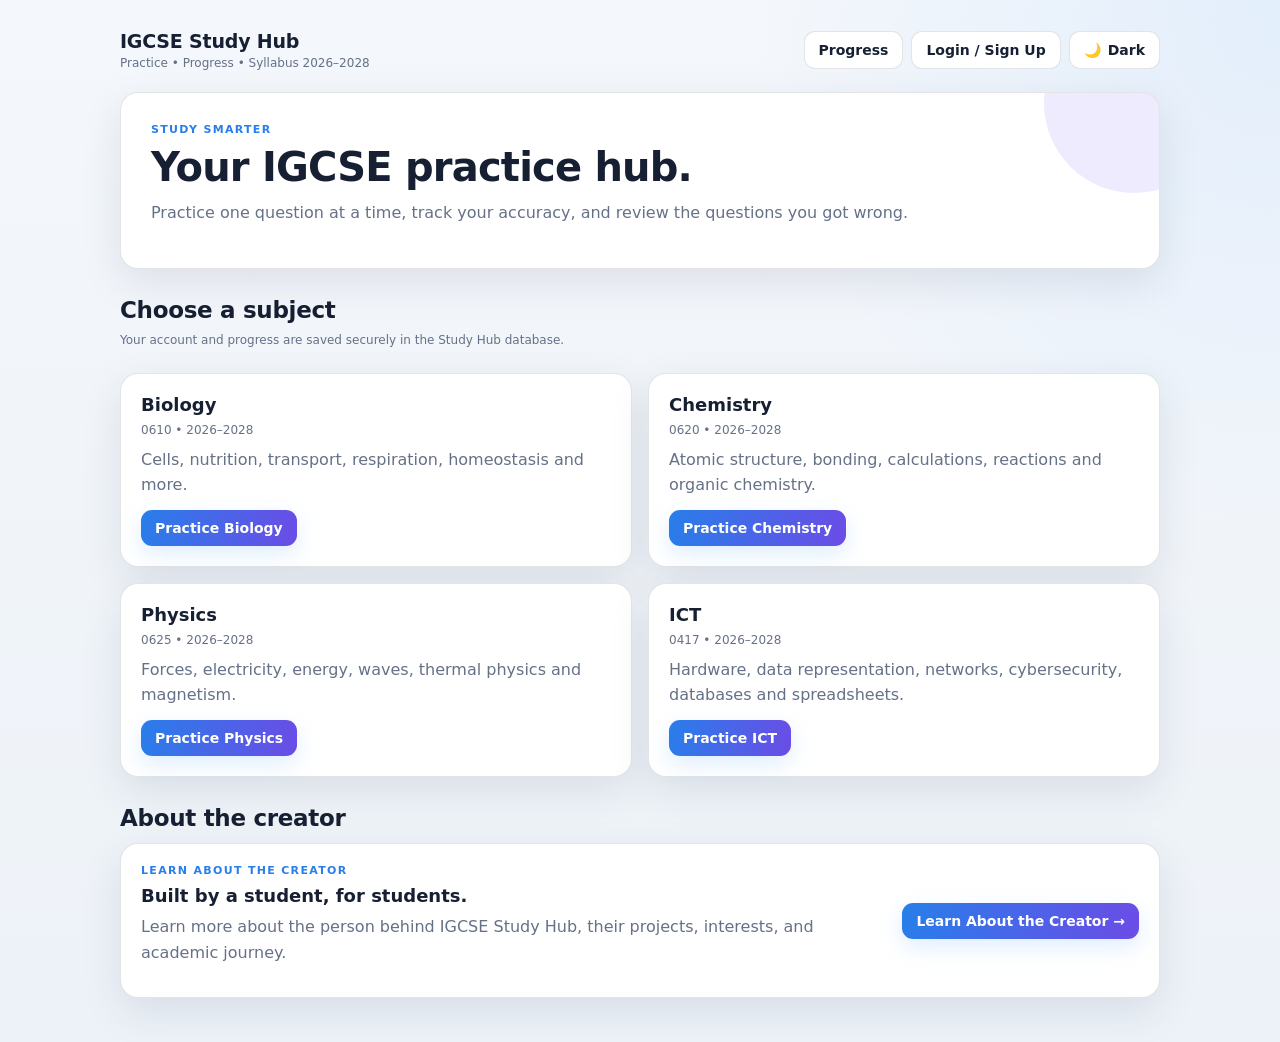
<file: index.html>
<!DOCTYPE html>
<html lang="en">
<head>
  <meta charset="utf-8"/>
  <meta name="viewport" content="width=device-width, initial-scale=1"/>
  <meta name="description" content="IGCSE Study Hub for Biology, Chemistry, Physics and ICT practice."/>
  <title>IGCSE Study Hub</title>
  <link rel="stylesheet" href="style.css"/>
</head>
<body>
  <div class="container">
    <header>
      <div class="brand">
        <strong>IGCSE Study Hub</strong>
        <span>Practice • Progress • Syllabus 2026–2028</span>
      </div>
      <nav>
        <a href="progress.html">Progress</a>
        <a href="login.html">Login / Sign Up</a>
        <button class="theme-toggle" id="themeToggle" onclick="toggleTheme()"></button>
      </nav>
    </header>

    <section class="card hero">
      <div class="eyebrow">Study smarter</div>
      <h1>Your IGCSE practice hub.</h1>
      <p>Practice one question at a time, track your accuracy, and review the questions you got wrong.</p>
    </section>

    <div class="section-title">
      <div>
        <h2>Choose a subject</h2>
        <p class="small">Your account and progress are saved securely in the Study Hub database.</p>
      </div>
    </div>

    <div class="grid">
      <div class="card subject-card">
        <h3>Biology</h3>
        <div class="subject-code">0610 • 2026–2028</div>
        <p>Cells, nutrition, transport, respiration, homeostasis and more.</p>
        <button class="btn-primary" onclick="start('bio')">Practice Biology</button>
      </div>
      <div class="card subject-card">
        <h3>Chemistry</h3>
        <div class="subject-code">0620 • 2026–2028</div>
        <p>Atomic structure, bonding, calculations, reactions and organic chemistry.</p>
        <button class="btn-primary" onclick="start('chem')">Practice Chemistry</button>
      </div>
      <div class="card subject-card">
        <h3>Physics</h3>
        <div class="subject-code">0625 • 2026–2028</div>
        <p>Forces, electricity, energy, waves, thermal physics and magnetism.</p>
        <button class="btn-primary" onclick="start('phy')">Practice Physics</button>
      </div>
      <div class="card subject-card">
        <h3>ICT</h3>
        <div class="subject-code">0417 • 2026–2028</div>
        <p>Hardware, data representation, networks, cybersecurity, databases and spreadsheets.</p>
        <button class="btn-primary" onclick="start('ict')">Practice ICT</button>
      </div>
    </div>

    <div class="section-title">
      <div>
        <h2>About the creator</h2>
      </div>
    </div>
    <section class="card creator-card">
      <div class="creator-copy">
        <div class="eyebrow">Learn about the creator</div>
        <h3>Built by a student, for students.</h3>
        <p>Learn more about the person behind IGCSE Study Hub, their projects, interests, and academic journey.</p>
      </div>
      <a class="btn-primary creator-link" href="creator.html">Learn About the Creator →</a>
    </section>
  </div>

  <script src="google-config.js"></script>
  <script src="app.js"></script>
  <script>
    async function start(subjectKey){
      const session = await getSession();
      if(!session){
        alert("Please login first.");
        location.href = "login.html";
        return;
      }
      location.href = `practice.html?subject=${subjectKey}`;
    }

    (async function(){
      const session = await getSession();
      const loginLink = document.querySelector('a[href="login.html"]');
      if(session && loginLink){
        loginLink.textContent = "Account";
      }
    })();
  </script>
</body>
</html>
</file>
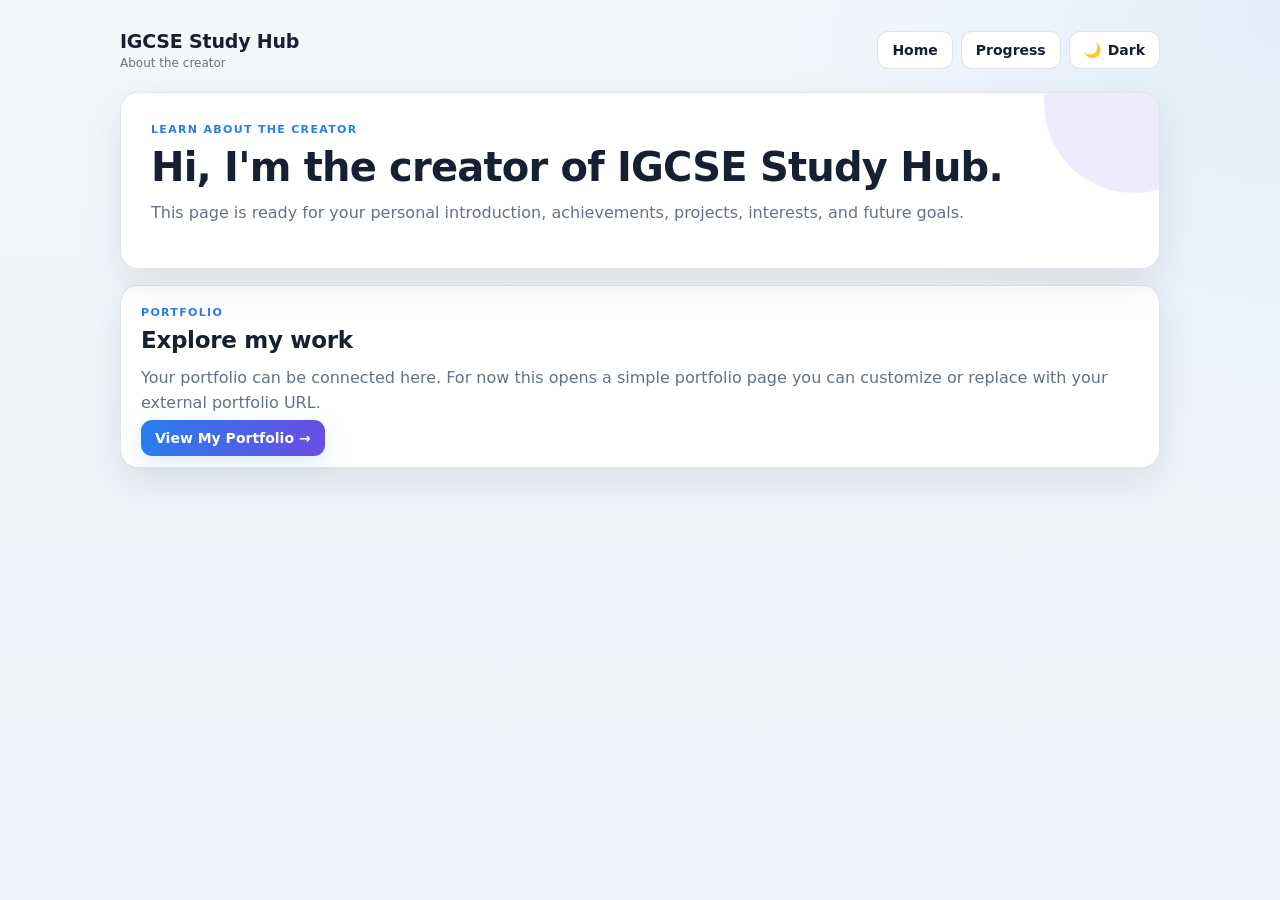
<file: creator.html>
<!DOCTYPE html>
<html lang="en">
<head>
  <meta charset="utf-8"/>
  <meta name="viewport" content="width=device-width, initial-scale=1"/>
  <title>About the Creator | IGCSE Study Hub</title>
  <link rel="stylesheet" href="style.css"/>
</head>
<body>
  <div class="container">
    <header>
      <div class="brand">
        <strong>IGCSE Study Hub</strong>
        <span>About the creator</span>
      </div>
      <nav>
        <a href="index.html">Home</a>
        <a href="progress.html">Progress</a>
        <button class="theme-toggle" id="themeToggle" onclick="toggleTheme()"></button>
      </nav>
    </header>

    <section class="card hero">
      <div class="eyebrow">Learn about the creator</div>
      <h1>Hi, I'm the creator of IGCSE Study Hub.</h1>
      <p>This page is ready for your personal introduction, achievements, projects, interests, and future goals.</p>
    </section>

    <section class="card" style="margin-top:16px;">
      <div class="eyebrow">Portfolio</div>
      <h2>Explore my work</h2>
      <p>Your portfolio can be connected here. For now this opens a simple portfolio page you can customize or replace with your external portfolio URL.</p>
      <!-- Change portfolio.html to your real portfolio URL when you are ready. -->
      <a class="btn-primary" href="portfolio.html">View My Portfolio →</a>
    </section>
  </div>

  <script src="google-config.js"></script>
  <script src="app.js"></script>
</body>
</html>
</file>
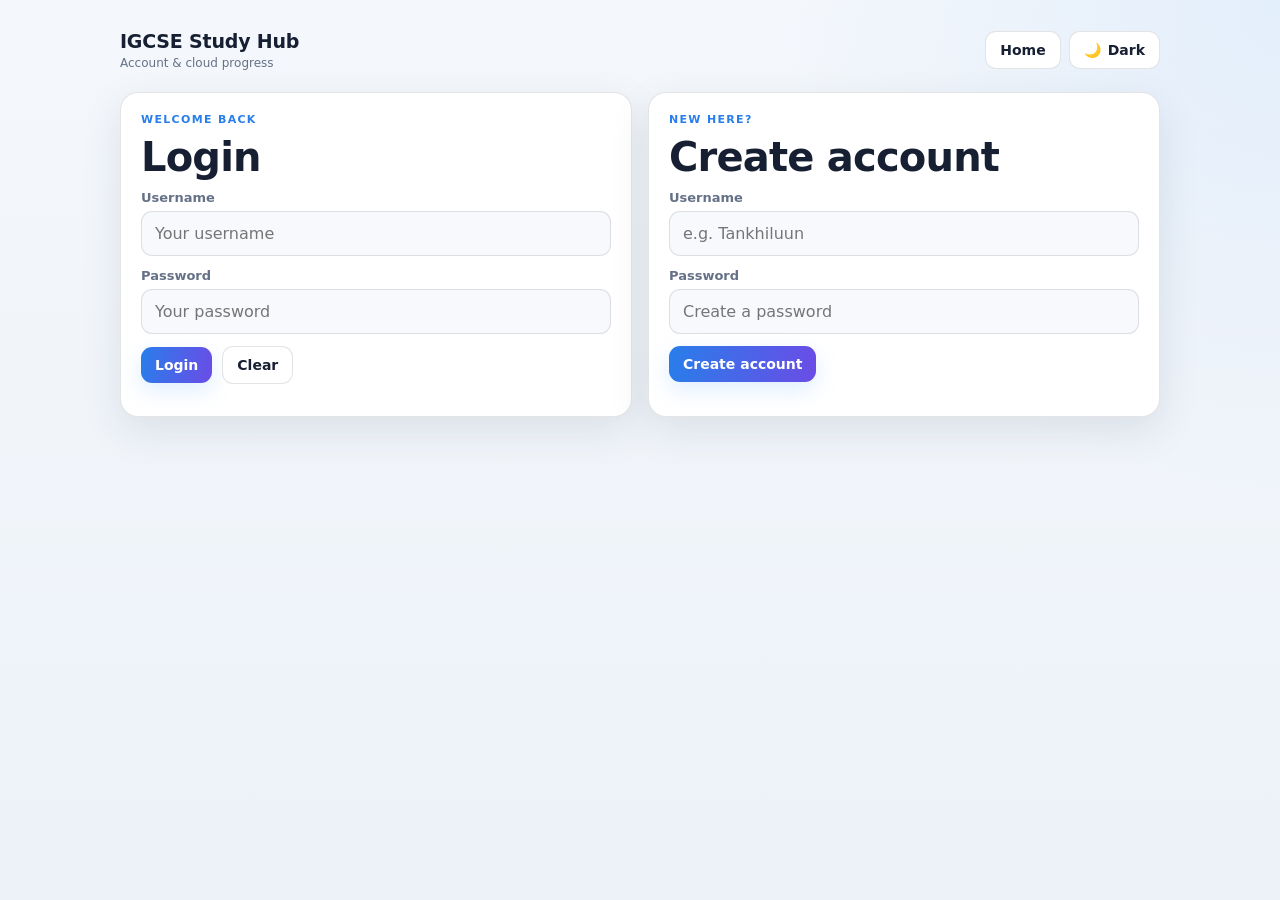
<file: login.html>
<!DOCTYPE html>
<html lang="en">
<head>
  <meta charset="utf-8"/>
  <meta name="viewport" content="width=device-width, initial-scale=1"/>
  <title>Login | IGCSE Study Hub</title>
  <link rel="stylesheet" href="style.css"/>
</head>
<body>
  <div class="container">
    <header>
      <div class="brand">
        <strong>IGCSE Study Hub</strong>
        <span>Account & cloud progress</span>
      </div>
      <nav>
        <a href="index.html">Home</a>
        <button class="theme-toggle" id="themeToggle" onclick="toggleTheme()"></button>
      </nav>
    </header>

    <div class="grid">
      <div class="card">
        <div class="eyebrow">Welcome back</div>
        <h1>Login</h1>
        <label class="form-label" for="loginUsername">Username</label>
        <input id="loginUsername" placeholder="Your username" autocomplete="username" maxlength="30" />
        <label class="form-label" for="loginPass">Password</label>
        <input id="loginPass" type="password"
       placeholder="Your password"
       autocomplete="current-password" />
        <div class="btn-row">
          <button class="btn-primary" onclick="doLogin()">Login</button>
          <button onclick="clearFields()">Clear</button>
        </div>
        <p id="loginMsg" class="small"></p>
      </div>

      <div class="card">
        <div class="eyebrow">New here?</div>
        <h1>Create account</h1>
        <label class="form-label" for="signUsername">Username</label>
        <input id="signUsername" placeholder="e.g. Tankhiluun" autocomplete="username" maxlength="30" />
        <label class="form-label" for="signPass">Password</label>
        <input id="signPass" type="password" placeholder="Create a password" autocomplete="new-password" minlength="6" />
        <div class="btn-row">
          <button class="btn-primary" onclick="doSignup()">Create account</button>
        </div>
        <p id="signMsg" class="small"></p>
      </div>
    </div>
  </div>

  <script src="google-config.js"></script>
  <script src="app.js"></script>
  <script>
    function clearFields(){
      ["loginUsername","loginPass","signUsername","signPass"].forEach(id=>{
        document.getElementById(id).value = "";
      });
      document.getElementById("loginMsg").textContent = "";
      document.getElementById("signMsg").textContent = "";
    }

    function show(id, txt, good=false){
      const el = document.getElementById(id);
      el.textContent = txt;
      el.style.color = good ? "var(--good)" : "var(--muted)";
    }

    async function doSignup(){
      const username = document.getElementById("signUsername").value.trim();
      const password = document.getElementById("signPass").value;
      if(!username || !password){ show("signMsg", "Please fill in all fields."); return; }
      if(password.length < 6){ show("signMsg", "Password must be at least 6 characters."); return; }
      if(!/^[a-zA-Z0-9_.-]{3,30}$/.test(username)){
        show("signMsg", "Username must be 3-30 characters and use letters, numbers, _, ., or - only."); return;
      }
      show("signMsg", "Creating your account...");
      try{
        await signup(username, password);
        show("signMsg", "Account created. Redirecting...", true);
        setTimeout(()=>location.href="index.html", 500);
      }catch(error){
        show("signMsg", error.message);
      }
    }

    async function doLogin(){
      const username = document.getElementById("loginUsername").value.trim();
      const password = document.getElementById("loginPass").value;
      if(!username || !password){ show("loginMsg", "Type your username and password."); return; }
      show("loginMsg", "Signing you in...");
      try{
        await login(username, password);
        show("loginMsg", "Logged in. Redirecting...", true);
        setTimeout(()=>location.href="index.html", 500);
      }catch(error){
        show("loginMsg", error.message);
      }
    }
  </script>
</body>
</html>
</file>
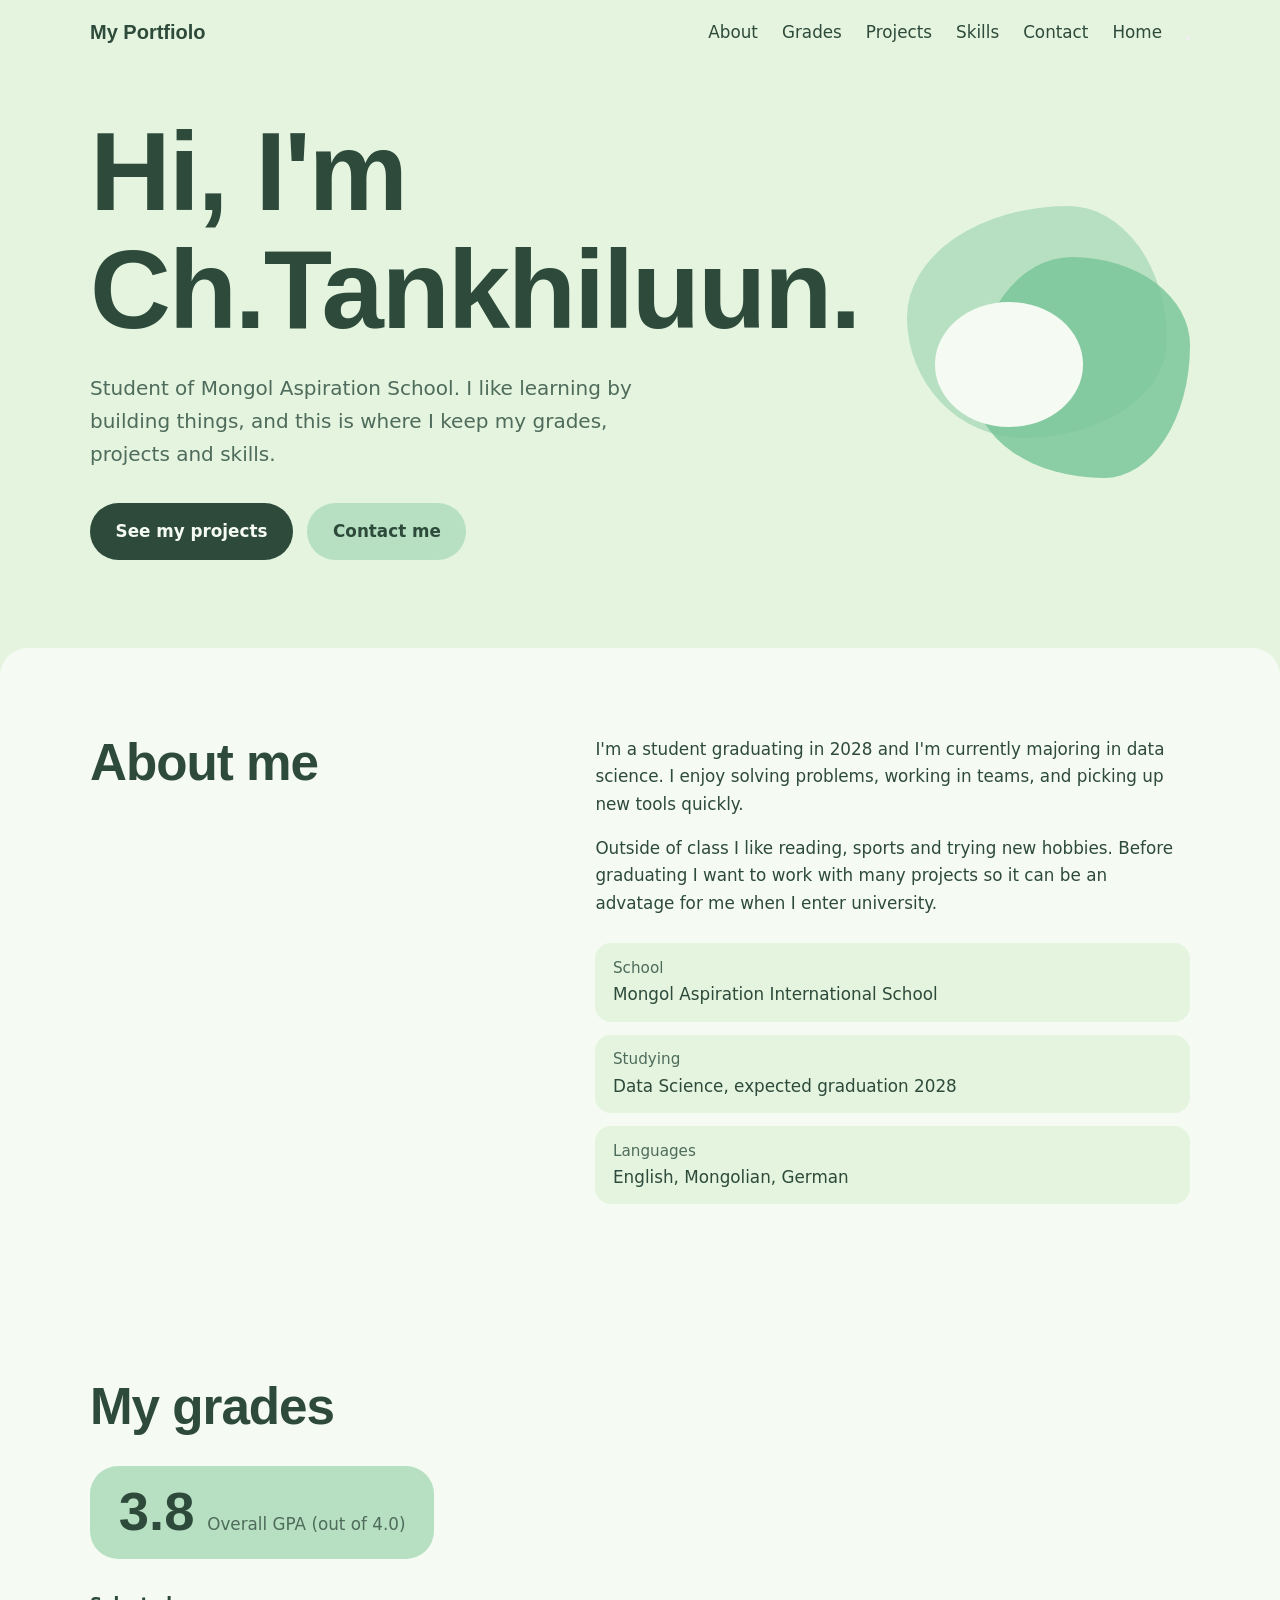
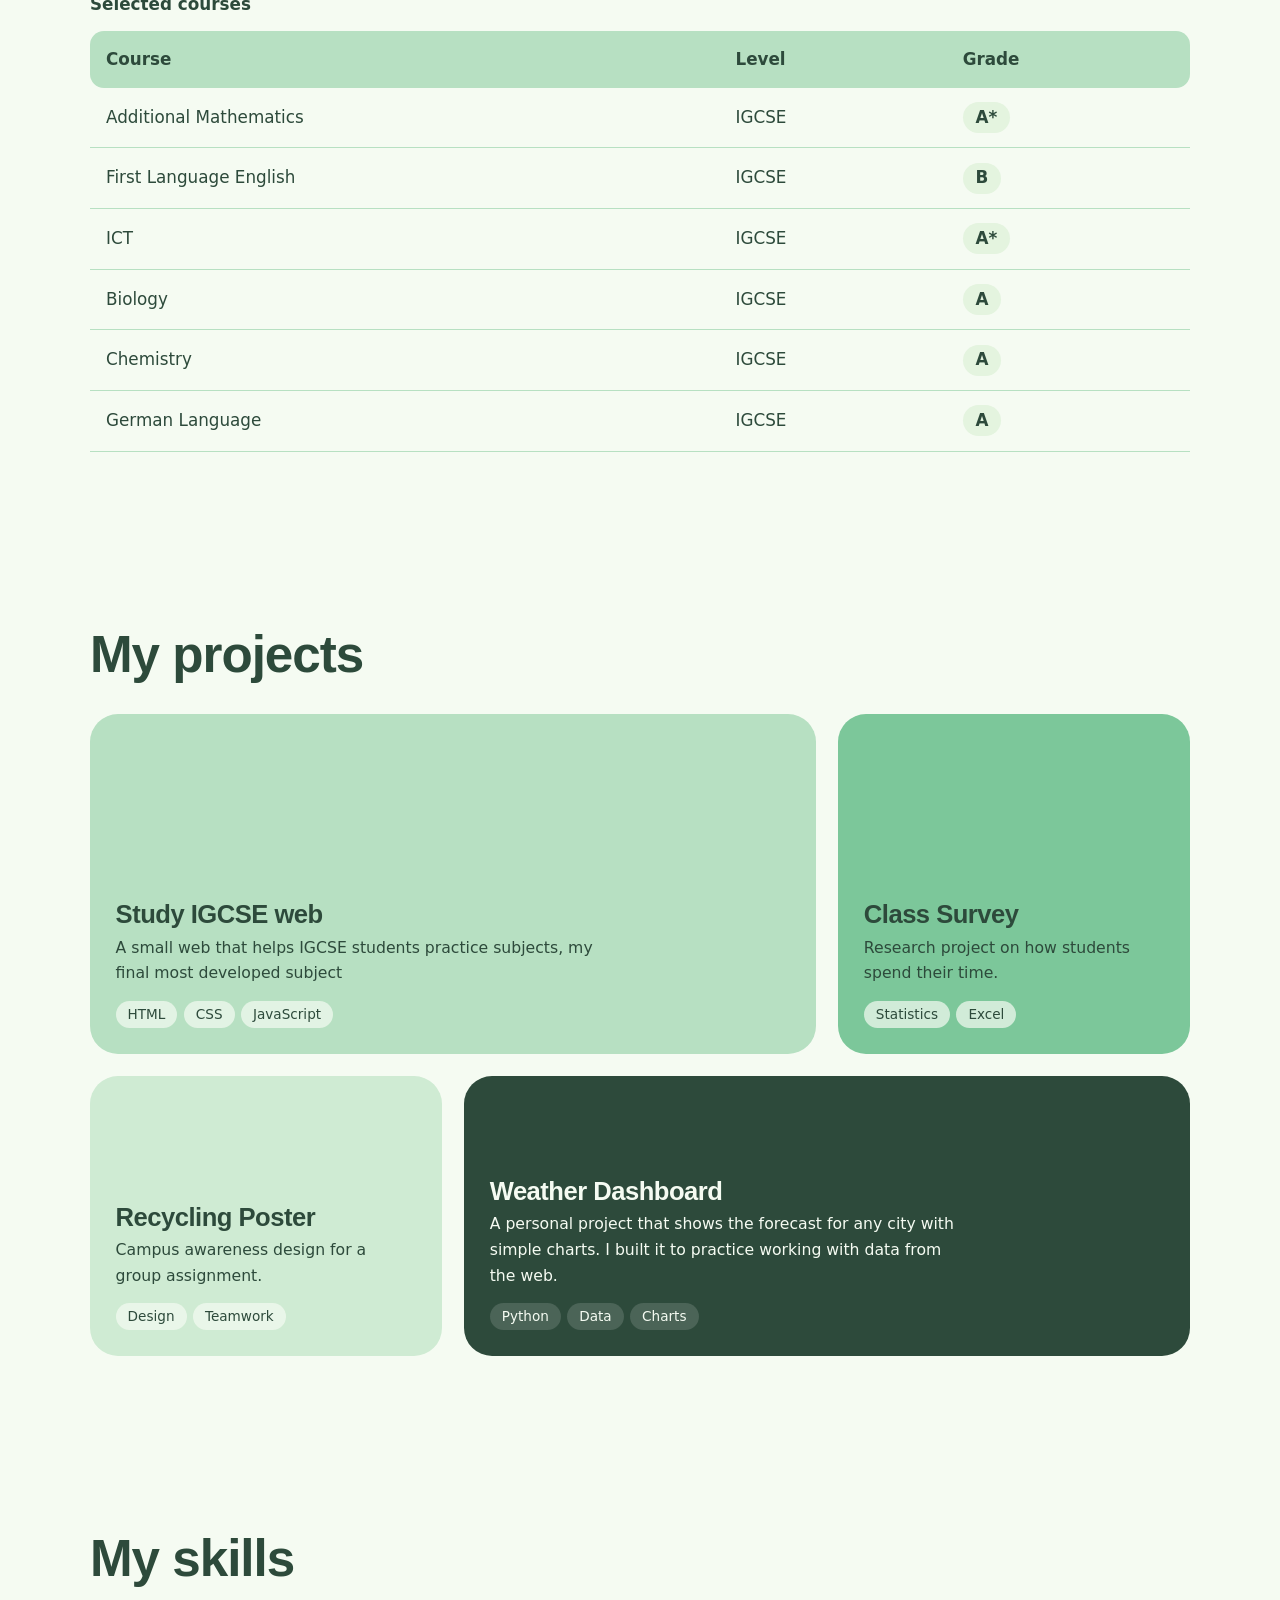
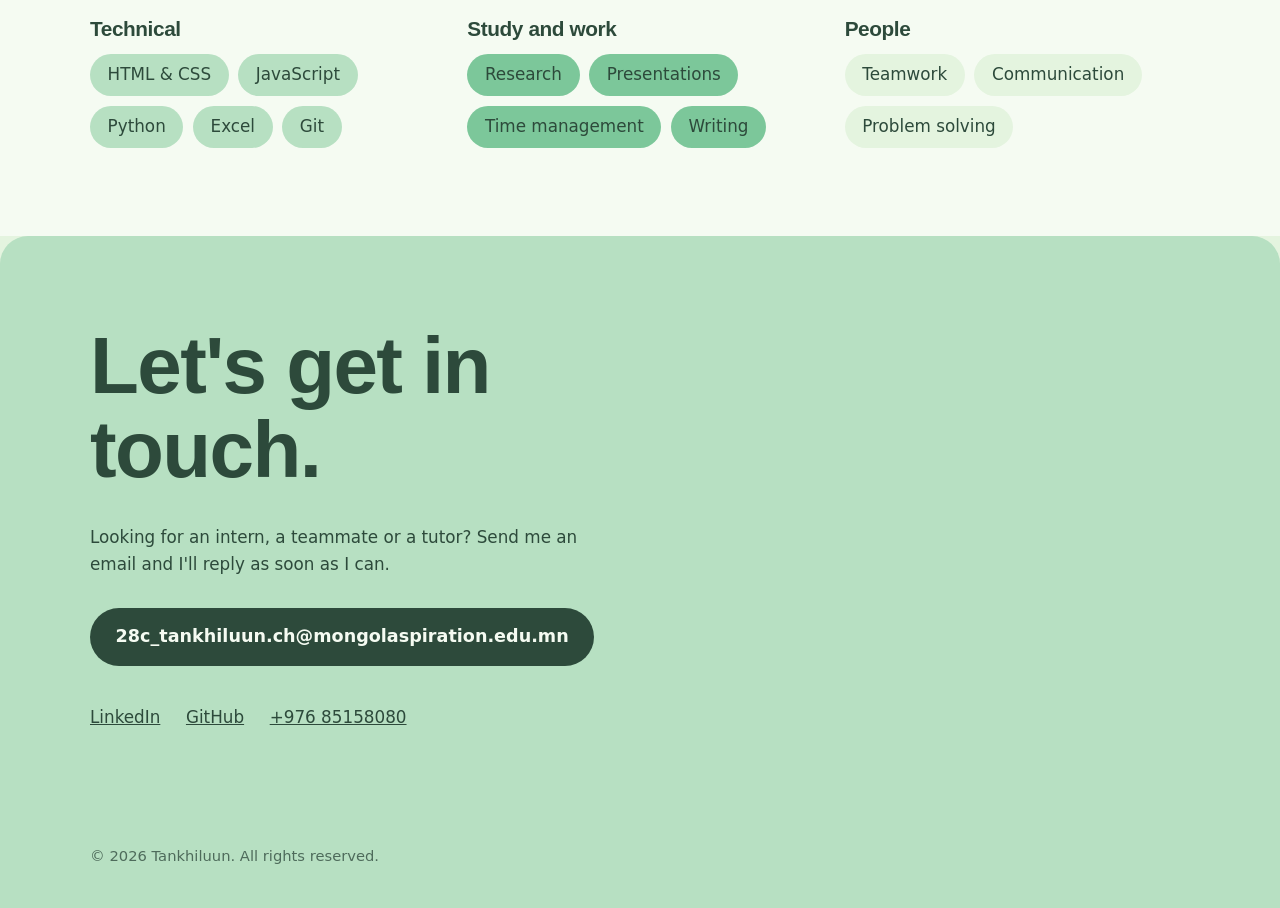
<file: portfolio.html>
<!DOCTYPE html>
<html lang="en">
<head>
  <meta charset="utf-8"/>
  <meta name="viewport" content="width=device-width, initial-scale=1"/>
  <title>Portfolio | IGCSE Study Hub</title>
  
  <style>
  :root {
    --mint:   #E4F4DF;   /* page background */
    --paper:  #F5FBF2;   /* light surfaces */
    --sage:   #B7E0C2;   /* main pastel green */
    --leaf:   #7CC79A;   /* accent */
    --moss:   #2D4A3B;   /* text + dark parts */
    --moss-2: #4E6B5B;   /* softer text */
    --radius: 28px;
  }

  * { box-sizing: border-box; margin: 0; padding: 0; }
  html { scroll-behavior: smooth; }
  body { font-family: "DM Sans", system-ui, sans-serif; background: var(--mint); color: var(--moss); line-height: 1.65; font-size: 1.05rem; }
  h1, h2, h3 { font-family: "Bricolage Grotesque", "DM Sans", sans-serif; line-height: 1.05; letter-spacing: -0.02em; }
  a { color: inherit; }
  :focus-visible { outline: 3px solid var(--moss); outline-offset: 3px; border-radius: 6px; }
  .wrap { width: min(1100px, 100% - 2.5rem); margin-inline: auto; }
  section { padding: 5.5rem 0; }
  h2 { font-size: clamp(2rem, 5vw, 3.2rem); font-weight: 800; margin-bottom: 2rem; }

  /* Nav */
  header { position: sticky; top: 0; z-index: 10; background: color-mix(in srgb, var(--mint) 88%, transparent); backdrop-filter: blur(8px); }
  nav { display: flex; justify-content: space-between; align-items: center; padding: 1rem 0; }
  .logo { font-family: "Bricolage Grotesque", sans-serif; font-weight: 800; font-size: 1.25rem; text-decoration: none; }
  nav ul { display: flex; gap: 1.5rem; list-style: none; }
  nav ul a { text-decoration: none; font-weight: 500; padding: .25rem 0; border-bottom: 2px solid transparent; }
  nav ul a:hover { border-color: var(--leaf); }

  /* Hero */
  .hero { padding-top: 3rem; overflow: hidden; }
  .hero-grid { display: grid; grid-template-columns: 1.4fr 1fr; gap: 3rem; align-items: center; }
  .hero h1 { font-size: clamp(3.2rem, 9vw, 7rem); font-weight: 800; }
  .hero p.lead { margin-top: 1.5rem; max-width: 34rem; font-size: 1.25rem; color: var(--moss-2); }
  .btns { margin-top: 2rem; display: flex; gap: .9rem; flex-wrap: wrap; }
  .btn { display: inline-block; padding: .9rem 1.6rem; border-radius: 999px; font-weight: 700; text-decoration: none; transition: transform .2s ease, background .2s ease; }
  .btn.primary { background: var(--moss); color: var(--paper); }
  .btn.primary:hover { transform: translateY(-3px); }
  .btn.ghost { background: var(--sage); }
  .btn.ghost:hover { background: var(--leaf); }
  .blobs { position: relative; aspect-ratio: 1; max-width: 420px; margin-inline: auto; width: 100%; }
  .blobs span { position: absolute; display: block; }
  .b1 { inset: 4% 8% 14% 0; background: var(--sage); border-radius: 62% 38% 55% 45% / 48% 58% 42% 52%; animation: drift 14s ease-in-out infinite alternate; }
  .b2 { inset: 22% 0 0 24%; background: var(--leaf); border-radius: 45% 55% 40% 60% / 60% 40% 60% 40%; opacity: .85; animation: drift 18s ease-in-out infinite alternate-reverse; }
  .b3 { inset: 38% 38% 18% 10%; background: var(--paper); border-radius: 50%; }
  .blobs .initial { inset: 0; display: grid; place-items: center; font-family: "Bricolage Grotesque", sans-serif; font-weight: 800; font-size: clamp(4rem, 12vw, 7rem); }
  @keyframes drift { from { transform: rotate(0) scale(1); } to { transform: rotate(8deg) scale(1.04); } }

  /* About */
  .about { background: var(--paper); border-radius: var(--radius) var(--radius) 0 0; }
  .about-grid { display: grid; grid-template-columns: 1fr 1.3fr; gap: 3rem; }
  .about p + p { margin-top: 1rem; }
  .facts { display: grid; gap: .8rem; margin-top: 1.6rem; list-style: none; }
  .facts li { background: var(--mint); padding: .8rem 1.1rem; border-radius: 16px; }
  .facts b { display: block; font-size: .95rem; color: var(--moss-2); font-weight: 500; }

  /* Grades */
  .grades { background: var(--paper); }
  .gpa { display: inline-flex; align-items: baseline; gap: .8rem; background: var(--sage); border-radius: var(--radius); padding: 1.2rem 1.8rem; margin-bottom: 2rem; }
  .gpa strong { font-family: "Bricolage Grotesque", sans-serif; font-size: 3.4rem; font-weight: 800; line-height: 1; }
  .gpa span { color: var(--moss-2); }
  .table-scroll { overflow-x: auto; }
  table { width: 100%; border-collapse: collapse; min-width: 480px; }
  caption { text-align: left; font-weight: 700; padding-bottom: .8rem; }
  th, td { text-align: left; padding: .9rem 1rem; }
  thead th { background: var(--sage); }
  thead th:first-child { border-radius: 14px 0 0 14px; }
  thead th:last-child { border-radius: 0 14px 14px 0; }
  tbody tr { border-bottom: 1px solid var(--sage); }
  td.grade { font-weight: 700; }
  .pill { display: inline-block; background: var(--mint); border-radius: 999px; padding: .1rem .8rem; font-weight: 700; }

  /* Projects */
  .projects { background: var(--paper); }
  .project-grid { display: grid; grid-template-columns: repeat(6, 1fr); gap: 1.4rem; }
  .project { border-radius: var(--radius); padding: 1.6rem; display: flex; flex-direction: column; justify-content: flex-end; min-height: 280px; text-decoration: none; transition: transform .25s ease; }
  .project:hover { transform: translateY(-6px); }
  .project h3 { font-size: 1.6rem; margin-bottom: .4rem; }
  .project p { font-size: .98rem; max-width: 30rem; }
  .project .tags { margin-top: .9rem; display: flex; flex-wrap: wrap; gap: .4rem; }
  .project .tags span { background: color-mix(in srgb, var(--paper) 70%, transparent); border-radius: 999px; padding: .15rem .75rem; font-size: .85rem; }
  .p1 { grid-column: span 4; background: var(--sage); min-height: 340px; }
  .p2 { grid-column: span 2; background: var(--leaf); }
  .p3 { grid-column: span 2; background: #CFEBD3; }
  .p4 { grid-column: span 4; background: var(--moss); color: var(--paper); }
  .p4 .tags span { background: rgba(255,255,255,.14); }

  /* Skills */
  .skills { background: var(--paper); }
  .skill-groups { display: grid; grid-template-columns: repeat(auto-fit, minmax(260px, 1fr)); gap: 2rem; }
  .skill-groups h3 { font-size: 1.3rem; margin-bottom: .9rem; }
  .skill-list { display: flex; flex-wrap: wrap; gap: .6rem; list-style: none; }
  .skill-list li { background: var(--sage); padding: .45rem 1.1rem; border-radius: 999px; font-weight: 500; }
  .skill-groups > div:nth-child(2) .skill-list li { background: var(--leaf); }
  .skill-groups > div:nth-child(3) .skill-list li { background: var(--mint); }

  /* Contact */
  .contact { background: var(--sage); border-radius: var(--radius) var(--radius) 0 0; }
  .contact h2 { font-size: clamp(2.4rem, 7vw, 5rem); max-width: 14ch; }
  .contact p { max-width: 32rem; margin-bottom: 1.8rem; }
  .contact .btn.primary { font-size: 1.1rem; }
  .links { margin-top: 2.4rem; display: flex; gap: 1.6rem; flex-wrap: wrap; }
  .links a { font-weight: 500; }
  footer { background: var(--sage); padding: 1.5rem 0 2.5rem; font-size: .92rem; color: var(--moss-2); }

  @media (max-width: 800px) {
    section { padding: 4rem 0; }
    .hero-grid, .about-grid { grid-template-columns: 1fr; }
    .blobs { max-width: 280px; order: -1; }
    .project-grid { grid-template-columns: 1fr; }
    .p1, .p2, .p3, .p4 { grid-column: auto; min-height: 240px; }
    nav ul { gap: .9rem; font-size: .9rem; }
    .logo { display: none; }
    nav { justify-content: center; }
  }
  @media (prefers-reduced-motion: reduce) {
    * { animation: none !important; transition: none !important; scroll-behavior: auto !important; }
  }
</style>
</head>
<body>
  <div class="container">

    <header>
  <nav class="wrap" aria-label="Main">
    <a class="logo" href="#top">My Portfiolo</a>
    <ul>
      <li><a href="#about">About</a></li>
      <li><a href="#grades">Grades</a></li>
      <li><a href="#projects">Projects</a></li>
      <li><a href="#skills">Skills</a></li>
      <li><a href="#contact">Contact</a></li>
      <li><a href="index.html">Home</a></li>
       <li><button class="theme-toggle" id="themeToggle" onclick="toggleTheme()"></button></li>
    </ul>
  </nav>
</header>

<main id="top">

  <!-- HERO -->
  <section class="hero">
    <div class="wrap hero-grid">
      <div>
        <h1>Hi, I'm Ch.Tankhiluun.</h1>
        <p class="lead">Student of Mongol Aspiration School. I like learning by building things, and this is where I keep my grades, projects and skills.</p>
        <div class="btns">
          <a class="btn primary" href="#projects">See my projects</a>
          <a class="btn ghost" href="#contact">Contact me</a>
        </div>
      </div>
      <div class="blobs" aria-hidden="true">
        <span class="b1"></span><span class="b2"></span><span class="b3"></span>
        <span class="initial"></span>
      </div>
    </div>
  </section>

  <!-- ABOUT -->
  <section id="about" class="about">
    <div class="wrap about-grid">
      <h2>About me</h2>
      <div>
        <p>I'm a student graduating in 2028 and I'm currently majoring in data science. I enjoy solving problems, working in teams, and picking up new tools quickly.</p>
        <p>Outside of class I like reading, sports and trying new hobbies. Before graduating I want to work with many projects so it can be an advatage for me when I enter university.</p>
        <ul class="facts">
          <li><b>School</b>Mongol Aspiration International School</li>
          <li><b>Studying</b>Data Science, expected graduation 2028</li>
          <li><b>Languages</b>English, Mongolian, German</li>
        </ul>
      </div>
    </div>
  </section>

  <!-- GRADES -->
  <section id="grades" class="grades">
    <div class="wrap">
      <h2>My grades</h2>
      <div class="gpa"><strong>3.8</strong><span>Overall GPA (out of 4.0)</span></div>
      <div class="table-scroll">
        <table>
          <caption>Selected courses</caption>
          <thead>
            <tr><th scope="col">Course</th><th scope="col">Level</th><th scope="col">Grade</th></tr>
          </thead>
          <tbody>
            <tr><td>Additional Mathematics</td><td>IGCSE</td><td class="grade"><span class="pill">A*</span></td></tr>
            <tr><td>First Language English</td><td>IGCSE</td><td class="grade"><span class="pill">B</span></td></tr>
            <tr><td>ICT</td><td>IGCSE</td><td class="grade"><span class="pill">A*</span></td></tr>
            <tr><td>Biology</td><td>IGCSE</td><td class="grade"><span class="pill">A</span></td></tr>
            <tr><td>Chemistry</td><td>IGCSE</td><td class="grade"><span class="pill">A</span></td></tr>
            <tr><td>German Language</td><td>IGCSE</td><td class="grade"><span class="pill">A</span></td></tr>
          </tbody>
        </table>
      </div>
    </div>
  </section>

  <!-- PROJECTS -->
  <section id="projects" class="projects">
    <div class="wrap">
      <h2>My projects</h2>
      <div class="project-grid">
        <a class="project p1" href="#">
          <h3>Study IGCSE web</h3>
          <p>A small web that helps IGCSE students practice subjects, my final most developed subject</p>
          <div class="tags"><span>HTML</span><span>CSS</span><span>JavaScript</span></div>
        </a>
        <a class="project p2" href="#">
          <h3>Class Survey</h3>
          <p>Research project on how students spend their time.</p>
          <div class="tags"><span>Statistics</span><span>Excel</span></div>
        </a>
        <a class="project p3" href="#">
          <h3>Recycling Poster</h3>
          <p>Campus awareness design for a group assignment.</p>
          <div class="tags"><span>Design</span><span>Teamwork</span></div>
        </a>
        <a class="project p4" href="#">
          <h3>Weather Dashboard</h3>
          <p>A personal project that shows the forecast for any city with simple charts. I built it to practice working with data from the web.</p>
          <div class="tags"><span>Python</span><span>Data</span><span>Charts</span></div>
        </a>
      </div>
    </div>
  </section>

  <!-- SKILLS -->
  <section id="skills" class="skills">
    <div class="wrap">
      <h2>My skills</h2>
      <div class="skill-groups">
        <div>
          <h3>Technical</h3>
          <ul class="skill-list">
            <li>HTML &amp; CSS</li><li>JavaScript</li><li>Python</li><li>Excel</li><li>Git</li>
          </ul>
        </div>
        <div>
          <h3>Study and work</h3>
          <ul class="skill-list">
            <li>Research</li><li>Presentations</li><li>Time management</li><li>Writing</li>
          </ul>
        </div>
        <div>
          <h3>People</h3>
          <ul class="skill-list">
            <li>Teamwork</li><li>Communication</li><li>Problem solving</li>
          </ul>
        </div>
      </div>
    </div>
  </section>

  <!-- CONTACT -->
  <section id="contact" class="contact">
    <div class="wrap">
      <h2>Let's get in touch.</h2>
      <p>Looking for an intern, a teammate or a tutor? Send me an email and I'll reply as soon as I can.</p>
      <a class="btn primary" href="mailto:you@example.com">28c_tankhiluun.ch@mongolaspiration.edu.mn</a>
      <div class="links">
        <a href="#">LinkedIn</a>
        <a href="#">GitHub</a>
        <a href="tel:+000000000">+976 85158080</a>
      </div>
    </div>
  </section>

</main>

<footer>
  <div class="wrap">© <span id="year">2026</span> Tankhiluun. All rights reserved.</div>
</footer>

<script>document.getElementById('year').textContent = new Date().getFullYear();</script>
</body>
</html>
</file>
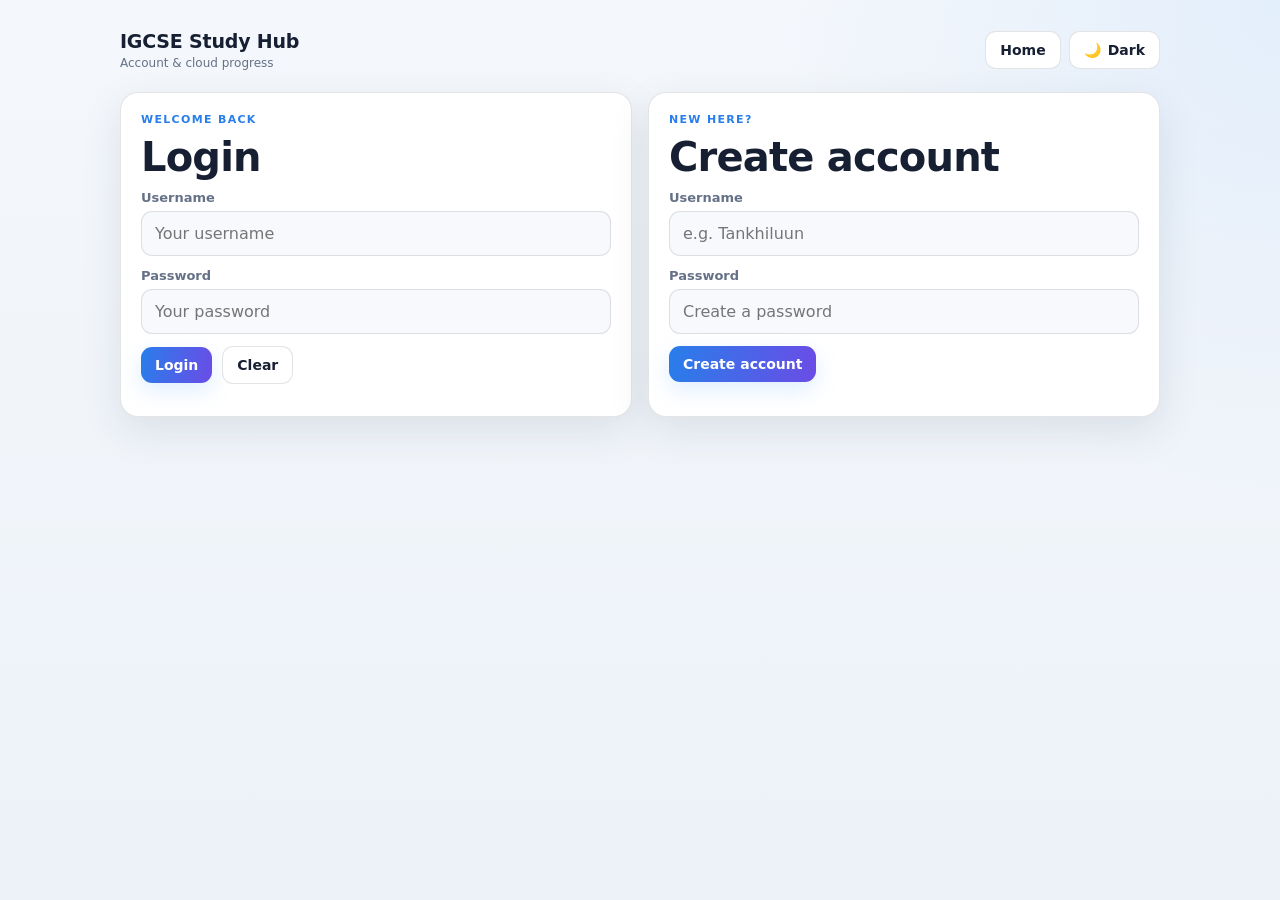
<file: practice.html>
<!DOCTYPE html>
<html lang="en">
<head>
  <meta charset="utf-8"/>
  <meta name="viewport" content="width=device-width, initial-scale=1"/>
  <title>Practice | IGCSE Study Hub</title>
  <link rel="stylesheet" href="style.css"/>
</head>
<body>
  <div class="container">
    <header>
      <div class="brand">
        <strong id="practiceTitle">Practice Mode</strong>
        <span class="mono" id="syllabel">Syllabus 2026–2028</span>
      </div>
      <nav>
        <a href="index.html">Home</a>
        <a href="progress.html">Progress</a>
        <button class="theme-toggle" id="themeToggle" onclick="toggleTheme()"></button>
        <button onclick="doLogout()">Logout</button>
      </nav>
    </header>

    <div class="progress-wrap">
      <div class="progress-top">
        <strong id="progressTitle">Your progress</strong>
        <span class="small" id="progText">Loading...</span>
      </div>
      <div class="bar"><div id="bar"></div></div>
    </div>

    <div style="height:16px;"></div>

    <div class="question-box">
      <div class="question-meta">
        <span class="topic-pill" id="topicLine">Topic</span>
        <span class="difficulty-pill" id="difficultyLine">Difficulty</span>
      </div>
      <h2 id="qPrompt">Question</h2>
      <div id="choices"></div>

      <div class="btn-row" style="margin-top:18px;">
        <button id="submitBtn" class="btn-primary" onclick="submitAnswer()">Submit Answer</button>
        <button id="skipBtn" onclick="skip()">Skip</button>
        <a href="progress.html">Review mistakes</a>
      </div>

      <div id="feedback" class="feedback"></div>
    </div>
  </div>

  <script src="data.js"></script>
  <script src="google-config.js"></script>
  <script src="app.js"></script>
  <script>
    const url = new URL(location.href);
    const subjectKey = url.searchParams.get("subject");
    let session = null;
    let user = null;
    let subject = null;
    let list = null;
    let idx = 0;
    let isReviewMode = false;
    let selected = null;
    let answered = false;

    async function init(){
      session = await getSession();
      if(!session){
        alert("Please login first.");
        location.href="login.html";
        return;
      }
      user = session.user;
      subject = window.SUBJECTS[subjectKey];
      list = window.QUESTIONS[subjectKey];
      if(!subject || !list){
        location.href = "index.html";
        return;
      }

      await ensureUserProgress(user.id);
      const reviewParam = url.searchParams.get("review");
      isReviewMode = reviewParam !== null;
      const p = await progressForSubject(user.id, subjectKey);
      idx = reviewParam !== null
        ? Math.max(0, Math.min(Number(reviewParam), list.length - 1))
        : Math.min(p.idx || 0, list.length);

      document.getElementById("practiceTitle").textContent = `${subject.name} Practice`;
      document.getElementById("syllabel").textContent = `Syllabus: ${subject.syllabus}`;
      document.getElementById("progressTitle").textContent = isReviewMode ? `${subject.name} • Review` : `${subject.name} progress`;
      render();
    }

    async function render(){
      const qPrompt = document.getElementById("qPrompt");
      const choicesEl = document.getElementById("choices");
      const feedback = document.getElementById("feedback");
      const submitBtn = document.getElementById("submitBtn");
      const skipBtn = document.getElementById("skipBtn");

      if(idx >= list.length){
        document.getElementById("topicLine").textContent = "Complete";
        document.getElementById("difficultyLine").textContent = "🎉 Finished";
        qPrompt.textContent = "You finished this set!";
        choicesEl.innerHTML = `<div class="empty-state"><strong>Great work.</strong><br>Open Progress to review your accuracy and the questions you missed.</div>`;
        feedback.className = "feedback show good";
        feedback.textContent = "All questions in this set have been attempted.";
        submitBtn.classList.add("hidden");
        skipBtn.classList.add("hidden");
        await updateProgressUI();
        return;
      }

      const q = list[idx];
      selected = null;
      answered = false;
      feedback.className = "feedback";
      feedback.textContent = "";
      submitBtn.textContent = "Submit Answer";
      submitBtn.classList.remove("hidden");
      skipBtn.classList.remove("hidden");
      document.getElementById("topicLine").textContent = q.topic;
      document.getElementById("difficultyLine").textContent = `Difficulty ${q.difficulty}`;
      qPrompt.textContent = q.prompt;
      choicesEl.innerHTML = "";

      q.options.forEach((opt, i)=>{
        const id = `c_${i}`;
        const label = document.createElement("label");
        label.className = "choice";
        label.setAttribute("for", id);
        label.innerHTML = `
          <input type="radio" name="answer" id="${id}" value="${i}">
          <span class="choice-letter">${String.fromCharCode(65+i)}</span>
          <span class="choice-text">${opt}</span>
        `;
        label.onclick = () => selectChoice(i);
        choicesEl.appendChild(label);
      });

      await updateProgressUI();
    }

    function selectChoice(i){
      if(answered) return;
      selected = i;
      document.querySelectorAll(".choice").forEach((choice, index)=>{
        choice.classList.toggle("selected", index === i);
        const radio = choice.querySelector("input");
        radio.checked = index === i;
      });
    }

    async function submitAnswer(){
      if(idx >= list.length) return;

      if(answered){
        if(isReviewMode){ location.href = "progress.html"; return; }
        const p = await progressForSubject(user.id, subjectKey);
        idx = p.idx;
        await render();
        window.scrollTo({top:0, behavior:"smooth"});
        return;
      }

      if(selected === null){
        const feedback = document.getElementById("feedback");
        feedback.className = "feedback show bad";
        feedback.textContent = "Please choose an option first.";
        return;
      }

      const q = list[idx];
      const isCorrect = selected === q.answerIndex;
      if(!isReviewMode){
        try { await updateProgress(user.id, subjectKey, idx, selected, isCorrect, false); }
        catch(error){
          console.error(error);
          const feedback = document.getElementById("feedback");
          feedback.className = "feedback show bad";
          feedback.textContent = "We couldn't save your answer. Please check your connection and try again.";
          return;
        }
      }
      answered = true;

      document.querySelectorAll(".choice").forEach((choice, i)=>{
        choice.classList.add("disabled");
        if(i === q.answerIndex) choice.classList.add("correct");
        if(i === selected && !isCorrect) choice.classList.add("wrong");
      });

      const feedback = document.getElementById("feedback");
      feedback.className = `feedback show ${isCorrect ? "good" : "bad"}`;
      feedback.textContent = isCorrect
        ? "Correct! Nice work."
        : `Not quite. The correct answer is ${String.fromCharCode(65 + q.answerIndex)}) ${q.options[q.answerIndex]}`;

      document.getElementById("submitBtn").textContent = isReviewMode ? "Back to Progress" : "Next Question →";
      document.getElementById("skipBtn").classList.add("hidden");
      await updateProgressUI();
    }

    async function skip(){
      if(idx >= list.length || answered) return;
      const q = list[idx];
      if(!isReviewMode){
        try { await updateProgress(user.id, subjectKey, idx, null, false, true); }
        catch(error){
          console.error(error);
          const feedback = document.getElementById("feedback");
          feedback.className = "feedback show bad";
          feedback.textContent = "We couldn't save this result. Please check your connection and try again.";
          return;
        }
      }
      answered = true;

      document.querySelectorAll(".choice").forEach((choice, i)=>{
        choice.classList.add("disabled");
        if(i === q.answerIndex) choice.classList.add("correct");
      });

      const feedback = document.getElementById("feedback");
      feedback.className = "feedback show bad";
      feedback.textContent = `Skipped. The correct answer is ${String.fromCharCode(65 + q.answerIndex)}) ${q.options[q.answerIndex]}`;
      document.getElementById("submitBtn").textContent = isReviewMode ? "Back to Progress" : "Next Question →";
      document.getElementById("skipBtn").classList.add("hidden");
      await updateProgressUI();
    }

    async function updateProgressUI(){
      const p = await progressForSubject(user.id, subjectKey);
      const total = list.length;
      const pct = Math.min(100, Math.round((p.attempted / total) * 100));
      document.getElementById("bar").style.width = pct + "%";
      document.getElementById("progText").textContent = `${p.attempted} / ${total} attempted • ${p.correct} correct • ${percentCorrectFromProgress(p)}% accuracy`;
    }

    async function doLogout(){
      await logout();
      location.href="login.html";
    }

    init().catch(error => {
      console.error(error);
      alert("The Study Hub could not connect to its database. Check your Google Sheets setup.");
      location.href="login.html";
    });
  </script>
</body>
</html>
</file>
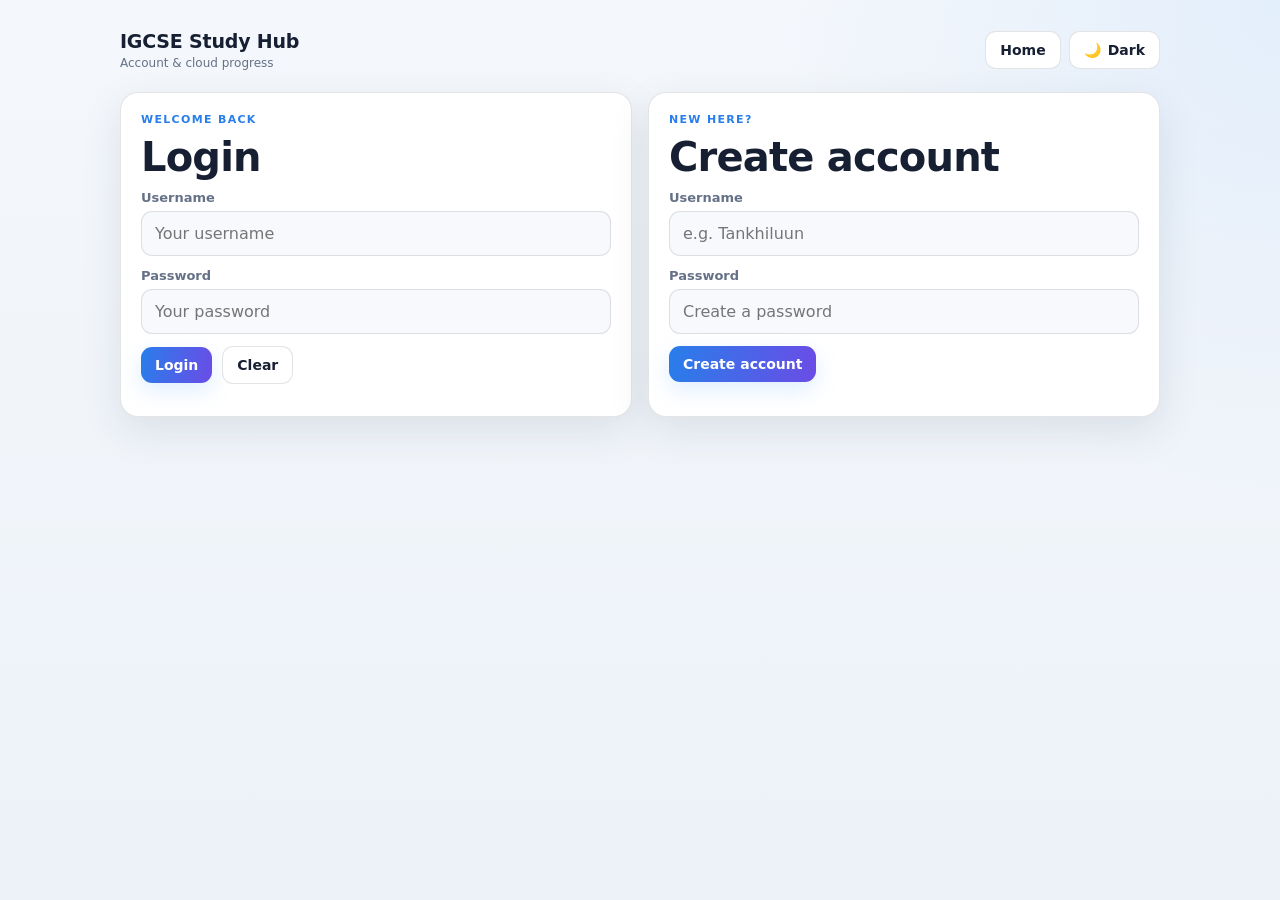
<file: progress.html>
<!DOCTYPE html>
<html lang="en">
<head>
  <meta charset="utf-8"/>
  <meta name="viewport" content="width=device-width, initial-scale=1"/>
  <title>Progress | IGCSE Study Hub</title>
  <link rel="stylesheet" href="style.css"/>
</head>
<body>
  <div class="container">
    <header>
      <div class="brand">
        <strong>Your Progress</strong>
        <span>Track your practice and review mistakes</span>
      </div>
      <nav>
        <a href="index.html">Home</a>
        <button class="theme-toggle" id="themeToggle" onclick="toggleTheme()"></button>
        <button onclick="doLogout()">Logout</button>
      </nav>
    </header>

    <section class="card hero">
      <div class="eyebrow">Progress dashboard</div>
      <h1>See how you're doing.</h1>
      <p>Check your accuracy by subject and revisit every question you got wrong.</p>
    </section>

    <div class="section-title">
      <div><h2>Subject progress</h2></div>
    </div>
    <div class="grid" id="cards"></div>

    <div class="section-title">
      <div>
        <h2>Questions to review</h2>
        <p class="small">Every incorrect or skipped question is saved here.</p>
      </div>
    </div>
    <div class="wrong-list" id="wrongList"></div>
  </div>

  <script src="data.js"></script>
  <script src="google-config.js"></script>
  <script src="app.js"></script>
  <script>
    let session = null;
    let user = null;
    const cards = document.getElementById("cards");
    const wrongList = document.getElementById("wrongList");
    const keys = Object.keys(SUBJECTS);

    async function init(){
      session = await getSession();
      if(!session){
        alert("Please login first.");
        location.href="login.html";
        return;
      }
      user = session.user;
      await ensureUserProgress(user.id);
      await renderProgress();
    }

    async function renderProgress(){
      cards.innerHTML = "";
      wrongList.innerHTML = "";
      const all = await allProgress(user.id);

      for(const k of keys){
        const s = SUBJECTS[k];
        const p = all[k];
        const pct = percentCorrectFromProgress(p);
        const wrongCount = Object.values(p.answers).filter(x => x && x.correct === false).length;

        const el = document.createElement("div");
        el.className = "card";
        el.innerHTML = `
          <h3>${s.name} <span class="small">(${s.code})</span></h3>
          <p class="small">Syllabus: ${s.syllabus}</p>
          <div class="stat-row">
            <div class="stat"><strong>${p.attempted}</strong><span>Attempted</span></div>
            <div class="stat"><strong style="color:var(--good)">${p.correct}</strong><span>Correct</span></div>
            <div class="stat"><strong style="color:${wrongCount ? 'var(--bad)' : 'var(--good)'}">${wrongCount}</strong><span>To review</span></div>
          </div>
          <p style="margin-top:14px">Accuracy: <b>${pct}%</b></p>
          <div class="btn-row">
            <button class="btn-primary" onclick="go('${k}')">Continue</button>
            ${p.attempted ? `<button onclick="resetSubject('${k}')">Reset</button>` : ""}
          </div>
        `;
        cards.appendChild(el);

        const wrong = Object.entries(p.answers)
          .filter(([, result]) => result && result.correct === false)
          .map(([index, result]) => ({ index:Number(index), ...result }));

        wrong.forEach(item => {
          const q = QUESTIONS[k][item.index];
          if(!q) return;
          const selectedText = item.skipped || item.selected === null ? "Skipped" : q.options[item.selected];
          const correctText = q.options[q.answerIndex];
          const review = document.createElement("div");
          review.className = "wrong-item";
          review.innerHTML = `
            <div class="eyebrow">${s.name} • ${q.topic}</div>
            <div class="wrong-question">${q.prompt}</div>
            <div class="answer-line">Your answer: <strong class="wrong-text">${selectedText}</strong></div>
            <div class="answer-line">Correct answer: <strong class="correct-text">${correctText}</strong></div>
            <div class="btn-row" style="margin-top:12px;">
              <button onclick="practiceQuestion('${k}', ${item.index})">Practice this question</button>
            </div>
          `;
          wrongList.appendChild(review);
        });
      }

      if(!wrongList.children.length){
        wrongList.innerHTML = `<div class="empty-state"><strong>No mistakes to review yet.</strong><br>Keep practicing — questions you miss will appear here.</div>`;
      }
    }

    function go(k){ location.href = `practice.html?subject=${k}`; }
    function practiceQuestion(k, index){ location.href = `practice.html?subject=${k}&review=${index}`; }

    async function resetSubject(k){
      if(!confirm(`Reset all ${SUBJECTS[k].name} progress for this account?`)) return;
      await resetSubjectProgress(user.id, k);
      await renderProgress();
    }

    async function doLogout(){
      await logout();
      location.href="login.html";
    }

    init().catch(error => {
      console.error(error);
      alert("The Study Hub could not load your progress. Check your database setup.");
      location.href="login.html";
    });
  </script>
</body>
</html>
</file>
<file: style.css>
:root{
  --bg:#07111f;
  --bg-soft:#0b1728;
  --card:#101d31;
  --card-2:#13233a;
  --text:#eef5ff;
  --muted:#9eacc2;
  --accent:#4da3ff;
  --accent2:#7c5cff;
  --good:#36d399;
  --bad:#ff6b6b;
  --warning:#f5b942;
  --border:rgba(255,255,255,.10);
  --shadow:0 14px 40px rgba(0,0,0,.20);
}

:root[data-theme="light"]{
  --bg:#f4f7fb;
  --bg-soft:#edf2f8;
  --card:#ffffff;
  --card-2:#f7f9fc;
  --text:#172033;
  --muted:#657187;
  --accent:#287eea;
  --accent2:#6b4ce6;
  --good:#159b68;
  --bad:#d9485f;
  --warning:#b77900;
  --border:rgba(23,32,51,.12);
  --shadow:0 14px 40px rgba(30,45,70,.10);
}

*{box-sizing:border-box;font-family:Inter,system-ui,-apple-system,BlinkMacSystemFont,"Segoe UI",Roboto,Arial,sans-serif;}
html{scroll-behavior:smooth;}
body{
  margin:0;
  min-height:100vh;
  background:radial-gradient(circle at top right, rgba(77,163,255,.10), transparent 32%), linear-gradient(180deg,var(--bg),var(--bg-soft));
  color:var(--text);
  transition:background .25s ease,color .25s ease;
}

button,a,input{font:inherit;}
button:focus-visible,a:focus-visible,input:focus-visible{outline:3px solid rgba(77,163,255,.35);outline-offset:2px;}

.container{width:min(1040px,92vw);margin:0 auto;padding:20px 0 44px;}

header{
  display:flex;
  gap:18px;
  justify-content:space-between;
  align-items:center;
  padding:10px 0 22px;
}
.brand{display:flex;flex-direction:column;gap:4px;min-width:180px;}
.brand strong{font-size:19px;letter-spacing:-.2px;}
.brand span{color:var(--muted);font-size:12px;}

nav{display:flex;gap:8px;flex-wrap:wrap;justify-content:flex-end;align-items:center;}
a,button{
  color:var(--text);
  text-decoration:none;
  border:1px solid var(--border);
  background:var(--card);
  padding:10px 14px;
  border-radius:11px;
  cursor:pointer;
  font-size:14px;
  font-weight:600;
  transition:transform .15s ease,border-color .15s ease,background .15s ease,box-shadow .15s ease;
}
a:hover,button:hover{border-color:rgba(77,163,255,.55);transform:translateY(-1px);}
button:active,a:active{transform:translateY(0);}
.theme-toggle{display:inline-flex;align-items:center;gap:7px;min-width:88px;justify-content:center;}

.grid{display:grid;grid-template-columns:repeat(2,minmax(0,1fr));gap:16px;}
.card{
  background:var(--card);
  border:1px solid var(--border);
  border-radius:18px;
  padding:20px;
  box-shadow:var(--shadow);
}
.card:hover{border-color:rgba(77,163,255,.22);}

.hero{padding:30px;position:relative;overflow:hidden;}
.hero::after{content:"";position:absolute;width:180px;height:180px;border-radius:50%;background:rgba(124,92,255,.12);right:-65px;top:-80px;}
.eyebrow{text-transform:uppercase;letter-spacing:.12em;font-size:11px;font-weight:800;color:var(--accent);margin-bottom:8px;}
h1{margin:3px 0 10px;font-size:clamp(28px,4vw,40px);letter-spacing:-.8px;}
h2{margin:0 0 12px;font-size:23px;letter-spacing:-.3px;}
h3{margin:0 0 8px;font-size:18px;}
p{color:var(--muted);margin:0 0 12px;line-height:1.6;}
.small{font-size:12px;color:var(--muted);margin-top:8px;line-height:1.5;}
.mono{font-family:ui-monospace,SFMono-Regular,Menlo,Consolas,monospace;}

.btn-primary{background:linear-gradient(100deg,var(--accent),var(--accent2));border:none;color:#fff;box-shadow:0 8px 22px rgba(77,163,255,.18);}
.btn-row{display:flex;gap:10px;flex-wrap:wrap;align-items:center;}

input:not([type="radio"]),select{
  width:100%;
  padding:12px 13px;
  border-radius:11px;
  border:1px solid var(--border);
  background:var(--card-2);
  color:var(--text);
  margin:6px 0 12px;
}
label.form-label{color:var(--muted);font-size:13px;font-weight:600;display:block;}

.subject-card{display:flex;flex-direction:column;min-height:185px;}
.subject-card .subject-code{font-size:12px;color:var(--muted);margin-bottom:10px;}
.subject-card .btn-primary{margin-top:auto;align-self:flex-start;}

.question-box{background:var(--card);border:1px solid var(--border);border-radius:20px;padding:24px;box-shadow:var(--shadow);}
.question-meta{display:flex;justify-content:space-between;gap:12px;align-items:center;margin-bottom:8px;}
.topic-pill,.difficulty-pill{display:inline-flex;align-items:center;padding:6px 9px;border-radius:999px;font-size:11px;font-weight:800;background:var(--card-2);border:1px solid var(--border);color:var(--muted);}
#qPrompt{font-size:clamp(21px,3vw,28px);line-height:1.35;margin:12px 0 20px;}

#choices{display:grid;gap:11px;}
.choice{
  display:grid;
  grid-template-columns:30px 1fr;
  gap:12px;
  align-items:center;
  width:100%;
  min-height:62px;
  padding:14px 16px;
  border:1px solid var(--border);
  border-radius:14px;
  cursor:pointer;
  user-select:none;
  background:var(--card-2);
  color:var(--text);
  transition:border-color .15s ease,background .15s ease,transform .15s ease;
}
.choice:hover{border-color:rgba(77,163,255,.60);transform:translateY(-1px);}
.choice.selected{border-color:var(--accent);background:rgba(77,163,255,.10);box-shadow:0 0 0 2px rgba(77,163,255,.08);}
.choice.correct{border-color:var(--good);background:rgba(54,211,153,.10);}
.choice.wrong{border-color:var(--bad);background:rgba(255,107,107,.10);}
.choice.disabled{cursor:default;}
.choice.disabled:hover{transform:none;}
.choice-letter{width:30px;height:30px;border-radius:9px;display:grid;place-items:center;background:rgba(127,145,175,.12);font-weight:800;font-size:13px;}
.choice.selected .choice-letter{background:var(--accent);color:#fff;}
.choice.correct .choice-letter{background:var(--good);color:#fff;}
.choice.wrong .choice-letter{background:var(--bad);color:#fff;}
.choice-text{font-size:15px;line-height:1.45;overflow-wrap:anywhere;}
.choice input[type="radio"]{position:absolute;opacity:0;pointer-events:none;width:1px;height:1px;margin:0;}

.feedback{margin:16px 0 0;padding:12px 14px;border-radius:12px;font-weight:700;display:none;}
.feedback.show{display:block;}
.feedback.good{background:rgba(54,211,153,.10);color:var(--good);border:1px solid rgba(54,211,153,.25);}
.feedback.bad{background:rgba(255,107,107,.10);color:var(--bad);border:1px solid rgba(255,107,107,.25);}

.progress-wrap{background:var(--card);border:1px solid var(--border);border-radius:16px;padding:14px;box-shadow:var(--shadow);}
.progress-top{display:flex;justify-content:space-between;gap:12px;align-items:center;margin-bottom:9px;}
.bar{width:100%;height:10px;background:rgba(127,145,175,.14);border-radius:999px;overflow:hidden;}
.bar > div{height:100%;width:0%;background:linear-gradient(90deg,var(--good),var(--accent));border-radius:999px;transition:width .25s ease;}

.stat-row{display:grid;grid-template-columns:repeat(3,1fr);gap:10px;margin-top:14px;}
.stat{padding:13px;border-radius:13px;background:var(--card-2);border:1px solid var(--border);}
.stat strong{display:block;font-size:20px;margin-bottom:3px;}
.stat span{font-size:11px;color:var(--muted);}

.section-title{display:flex;justify-content:space-between;align-items:end;gap:15px;margin:28px 0 12px;}
.section-title h2{margin:0;}
.wrong-list{display:grid;gap:12px;}
.wrong-item{background:var(--card);border:1px solid rgba(255,107,107,.22);border-radius:16px;padding:17px;}
.wrong-item .wrong-question{font-weight:750;line-height:1.5;margin-bottom:10px;}
.answer-line{font-size:13px;color:var(--muted);margin-top:5px;}
.answer-line strong{color:var(--text);}
.answer-line .wrong-text{color:var(--bad);}
.answer-line .correct-text{color:var(--good);}
.empty-state{text-align:center;padding:26px;color:var(--muted);background:var(--card);border:1px dashed var(--border);border-radius:16px;}

.creator-card{display:flex;justify-content:space-between;align-items:center;gap:20px;}
.creator-copy{max-width:680px;}
.creator-link{white-space:nowrap;}

.hidden{display:none!important;}

@media (max-width:760px){
  header{align-items:flex-start;flex-direction:column;}
  nav{justify-content:flex-start;}
  .grid{grid-template-columns:1fr;}
  .question-box,.hero{padding:18px;}
  .stat-row{grid-template-columns:1fr;}
  .creator-card{align-items:flex-start;flex-direction:column;}
  .creator-link{width:100%;text-align:center;}
}
</file>
